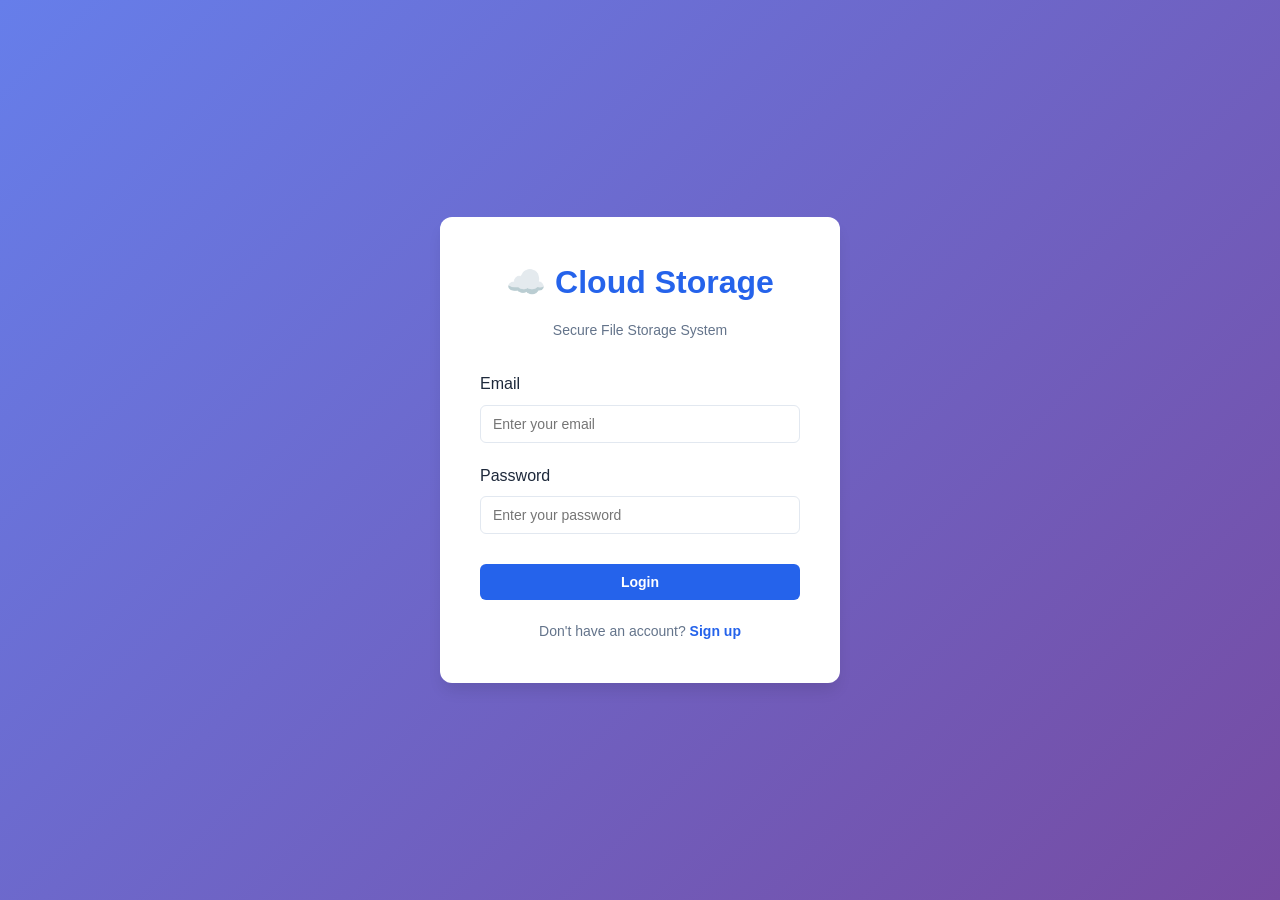
<file: index.html>
<!DOCTYPE html>
<html lang="en">
<head>
    <meta charset="UTF-8">
    <meta name="viewport" content="width=device-width, initial-scale=1.0">
    <title>Cloud File Storage System</title>
    <link rel="stylesheet" href="style.css">
</head>
<body>
    <div class="auth-container">
        <!-- Login Form -->
        <div class="auth-box" id="loginBox">
            <div class="auth-header">
                <h1>☁️ Cloud Storage</h1>
                <p>Secure File Storage System</p>
            </div>
            <form id="loginForm">
                <div class="form-group">
                    <label for="loginEmail">Email</label>
                    <input type="email" id="loginEmail" required placeholder="Enter your email">
                </div>
                <div class="form-group">
                    <label for="loginPassword">Password</label>
                    <input type="password" id="loginPassword" required placeholder="Enter your password">
                </div>
                <button type="submit" class="btn btn-primary">Login</button>
                <p class="form-toggle">Don't have an account? <a href="#" onclick="toggleAuth()">Sign up</a></p>
            </form>
            <div id="loginError" class="error-message"></div>
        </div>

        <!-- Signup Form -->
        <div class="auth-box hidden" id="signupBox">
            <div class="auth-header">
                <h1>☁️ Cloud Storage</h1>
                <p>Create Your Account</p>
            </div>
            <form id="signupForm">
                <div class="form-group">
                    <label for="signupName">Full Name</label>
                    <input type="text" id="signupName" required placeholder="Enter your name">
                </div>
                <div class="form-group">
                    <label for="signupEmail">Email</label>
                    <input type="email" id="signupEmail" required placeholder="Enter your email">
                </div>
                <div class="form-group">
                    <label for="signupPassword">Password</label>
                    <input type="password" id="signupPassword" required placeholder="Create a password">
                </div>
                <div class="form-group">
                    <label for="signupConfirm">Confirm Password</label>
                    <input type="password" id="signupConfirm" required placeholder="Confirm password">
                </div>
                <button type="submit" class="btn btn-primary">Sign Up</button>
                <p class="form-toggle">Already have an account? <a href="#" onclick="toggleAuth()">Login</a></p>
            </form>
            <div id="signupError" class="error-message"></div>
        </div>
    </div>

    <script src="app.js"></script>
</body>
</html>
</file>
<file: style.css>
/* ========== Global Styles ========== */
* {
    margin: 0;
    padding: 0;
    box-sizing: border-box;
}

:root {
    --primary-color: #2563eb;
    --secondary-color: #64748b;
    --danger-color: #dc2626;
    --success-color: #16a34a;
    --bg-color: #f8fafc;
    --card-bg: #ffffff;
    --text-primary: #1e293b;
    --text-secondary: #64748b;
    --border-color: #e2e8f0;
    --shadow: 0 1px 3px rgba(0, 0, 0, 0.1), 0 1px 2px rgba(0, 0, 0, 0.06);
    --shadow-lg: 0 10px 15px -3px rgba(0, 0, 0, 0.1);
}

body {
    font-family: 'Segoe UI', Tahoma, Geneva, Verdana, sans-serif;
    background-color: var(--bg-color);
    color: var(--text-primary);
    line-height: 1.6;
}

/* ========== Authentication Page ========== */
.auth-container {
    display: flex;
    justify-content: center;
    align-items: center;
    min-height: 100vh;
    background: linear-gradient(135deg, #667eea 0%, #764ba2 100%);
    padding: 20px;
}

.auth-box {
    background: var(--card-bg);
    border-radius: 12px;
    box-shadow: var(--shadow-lg);
    width: 100%;
    max-width: 400px;
    padding: 40px;
    animation: slideUp 0.3s ease-out;
}

.auth-box.hidden {
    display: none;
}

@keyframes slideUp {
    from {
        opacity: 0;
        transform: translateY(20px);
    }
    to {
        opacity: 1;
        transform: translateY(0);
    }
}

.auth-header {
    text-align: center;
    margin-bottom: 30px;
}

.auth-header h1 {
    font-size: 32px;
    margin-bottom: 10px;
    color: var(--primary-color);
}

.auth-header p {
    color: var(--text-secondary);
    font-size: 14px;
}

.form-group {
    margin-bottom: 20px;
}

.form-group label {
    display: block;
    margin-bottom: 8px;
    font-weight: 500;
    color: var(--text-primary);
}

.form-group input {
    width: 100%;
    padding: 10px 12px;
    border: 1px solid var(--border-color);
    border-radius: 6px;
    font-size: 14px;
    transition: border-color 0.3s;
}

.form-group input:focus {
    outline: none;
    border-color: var(--primary-color);
    box-shadow: 0 0 0 3px rgba(37, 99, 235, 0.1);
}

.form-toggle {
    text-align: center;
    margin-top: 20px;
    font-size: 14px;
    color: var(--text-secondary);
}

.form-toggle a {
    color: var(--primary-color);
    text-decoration: none;
    font-weight: 600;
    cursor: pointer;
}

.form-toggle a:hover {
    text-decoration: underline;
}

.error-message {
    color: var(--danger-color);
    font-size: 14px;
    margin-top: 15px;
    padding: 10px;
    background-color: #fee2e2;
    border-radius: 6px;
    display: none;
}

.error-message.show {
    display: block;
}

/* ========== Buttons ========== */
.btn {
    padding: 10px 20px;
    border: none;
    border-radius: 6px;
    font-size: 14px;
    font-weight: 600;
    cursor: pointer;
    transition: all 0.3s;
    display: inline-block;
}

.btn-primary {
    background-color: var(--primary-color);
    color: white;
    width: 100%;
    margin-top: 10px;
}

.btn-primary:hover {
    background-color: #1d4ed8;
    transform: translateY(-2px);
    box-shadow: var(--shadow-lg);
}

.btn-secondary {
    background-color: var(--secondary-color);
    color: white;
}

.btn-secondary:hover {
    background-color: #475569;
}

.btn-danger {
    background-color: var(--danger-color);
    color: white;
}

.btn-danger:hover {
    background-color: #b91c1c;
}

/* ========== Dashboard Layout ========== */
.navbar {
    background-color: var(--card-bg);
    box-shadow: var(--shadow);
    position: sticky;
    top: 0;
    z-index: 100;
}

.navbar-container {
    max-width: 1400px;
    margin: 0 auto;
    padding: 15px 20px;
    display: flex;
    justify-content: space-between;
    align-items: center;
}

.navbar-brand h2 {
    color: var(--primary-color);
    font-size: 24px;
}

.navbar-content {
    display: flex;
    align-items: center;
    gap: 20px;
}

.user-info {
    color: var(--text-secondary);
    font-size: 14px;
}

.dashboard-container {
    display: flex;
    max-width: 1400px;
    margin: 0 auto;
    gap: 20px;
    padding: 20px;
    min-height: calc(100vh - 70px);
}

/* ========== Sidebar ========== */
.sidebar {
    width: 280px;
    background-color: var(--card-bg);
    border-radius: 12px;
    box-shadow: var(--shadow);
    padding: 20px;
    height: fit-content;
    position: sticky;
    top: 90px;
}

.sidebar-section {
    margin-bottom: 30px;
}

.sidebar-section h3 {
    font-size: 16px;
    margin-bottom: 15px;
    color: var(--text-primary);
    border-bottom: 2px solid var(--border-color);
    padding-bottom: 10px;
}

.storage-stats {
    display: flex;
    flex-direction: column;
    gap: 15px;
}

.stat-item {
    display: flex;
    justify-content: space-between;
    align-items: center;
    padding: 10px;
    background-color: var(--bg-color);
    border-radius: 6px;
}

.stat-label {
    font-size: 13px;
    color: var(--text-secondary);
}

.stat-value {
    font-weight: 600;
    color: var(--primary-color);
    font-size: 14px;
}

.node-status {
    display: flex;
    flex-direction: column;
    gap: 10px;
}

.node-item {
    display: flex;
    justify-content: space-between;
    align-items: center;
    padding: 12px;
    background: linear-gradient(135deg, #667eea 0%, #764ba2 100%);
    color: white;
    border-radius: 6px;
    font-size: 13px;
}

.node-name {
    font-weight: 600;
}

.node-chunks {
    background-color: rgba(255, 255, 255, 0.2);
    padding: 4px 8px;
    border-radius: 4px;
}

/* ========== Main Content ========== */
.main-content {
    flex: 1;
}

.upload-section {
    background-color: var(--card-bg);
    border-radius: 12px;
    box-shadow: var(--shadow);
    padding: 30px;
    margin-bottom: 20px;
}

.upload-box {
    text-align: center;
    padding: 40px 20px;
    border: 2px dashed var(--border-color);
    border-radius: 12px;
    background-color: var(--bg-color);
    transition: all 0.3s;
    cursor: pointer;
}

.upload-box:hover {
    border-color: var(--primary-color);
    background-color: rgba(37, 99, 235, 0.05);
}

.upload-icon {
    font-size: 48px;
    margin-bottom: 15px;
}

.upload-box h3 {
    margin-bottom: 8px;
    color: var(--text-primary);
}

.upload-box p {
    color: var(--text-secondary);
    font-size: 14px;
    margin-bottom: 20px;
}

.file-input {
    display: none;
}

.upload-progress {
    margin-top: 20px;
    padding: 20px;
    background-color: var(--bg-color);
    border-radius: 8px;
}

.upload-progress.hidden {
    display: none;
}

.progress-item {
    display: flex;
    align-items: center;
    gap: 15px;
}

#progressFileName {
    font-weight: 600;
    min-width: 150px;
    color: var(--text-primary);
    font-size: 14px;
}

.progress-bar {
    flex: 1;
    height: 8px;
    background-color: var(--border-color);
    border-radius: 4px;
    overflow: hidden;
}

.progress-fill {
    height: 100%;
    background: linear-gradient(90deg, var(--primary-color), #764ba2);
    width: 0%;
    transition: width 0.3s ease;
}

#progressPercent {
    min-width: 50px;
    text-align: right;
    font-weight: 600;
    color: var(--primary-color);
    font-size: 14px;
}

/* ========== Files Section ========== */
.files-section {
    background-color: var(--card-bg);
    border-radius: 12px;
    box-shadow: var(--shadow);
    padding: 30px;
}

.section-header {
    display: flex;
    justify-content: space-between;
    align-items: center;
    margin-bottom: 25px;
    border-bottom: 2px solid var(--border-color);
    padding-bottom: 15px;
}

.section-header h2 {
    font-size: 20px;
    color: var(--text-primary);
}

.files-list {
    display: grid;
    grid-template-columns: repeat(auto-fill, minmax(250px, 1fr));
    gap: 15px;
}

.no-files {
    grid-column: 1 / -1;
    text-align: center;
    padding: 40px 20px;
    color: var(--text-secondary);
}

.file-card {
    background-color: var(--bg-color);
    border: 1px solid var(--border-color);
    border-radius: 8px;
    padding: 15px;
    transition: all 0.3s;
    display: flex;
    flex-direction: column;
    gap: 12px;
}

.file-card:hover {
    box-shadow: var(--shadow-lg);
    transform: translateY(-4px);
}

.file-icon {
    font-size: 32px;
}

.file-name {
    font-weight: 600;
    color: var(--text-primary);
    word-break: break-word;
    font-size: 14px;
}

.file-meta {
    display: flex;
    flex-direction: column;
    gap: 6px;
    font-size: 13px;
    color: var(--text-secondary);
}

.file-meta-item {
    display: flex;
    justify-content: space-between;
}

.file-actions {
    display: flex;
    gap: 8px;
    margin-top: 10px;
}

.file-actions button {
    flex: 1;
    padding: 8px 12px;
    font-size: 12px;
}

.file-actions .btn {
    padding: 8px 12px;
}

/* ========== Modal ========== */
.modal {
    display: none;
    position: fixed;
    top: 0;
    left: 0;
    width: 100%;
    height: 100%;
    background-color: rgba(0, 0, 0, 0.5);
    z-index: 1000;
    justify-content: center;
    align-items: center;
}

.modal.hidden {
    display: none !important;
}

.modal:not(.hidden) {
    display: flex;
}

.modal-content {
    background-color: var(--card-bg);
    border-radius: 12px;
    padding: 30px;
    max-width: 400px;
    box-shadow: var(--shadow-lg);
    animation: slideUp 0.3s ease-out;
}

.modal-content h3 {
    margin-bottom: 15px;
    color: var(--text-primary);
}

.modal-content p {
    margin-bottom: 20px;
    color: var(--text-secondary);
}

.modal-buttons {
    display: flex;
    gap: 10px;
}

.modal-buttons button {
    flex: 1;
}

/* ========== Responsive Design ========== */
@media (max-width: 768px) {
    .dashboard-container {
        flex-direction: column;
    }

    .sidebar {
        width: 100%;
        position: static;
    }

    .files-list {
        grid-template-columns: 1fr;
    }

    .auth-box {
        max-width: 100%;
    }

    .navbar-container {
        flex-direction: column;
        gap: 10px;
    }

    .navbar-content {
        flex-direction: column;
        width: 100%;
    }

    .navbar-content button {
        width: 100%;
    }

    .section-header {
        flex-direction: column;
        align-items: flex-start;
        gap: 10px;
    }

    .section-header button {
        width: 100%;
    }
}

@media (max-width: 480px) {
    .auth-box {
        padding: 20px;
    }

    .dashboard-container {
        padding: 10px;
        gap: 10px;
    }

    .upload-section,
    .files-section {
        padding: 15px;
    }

    .files-list {
        grid-template-columns: 1fr;
    }

    .modal-content {
        margin: 20px;
    }
}
</file>
